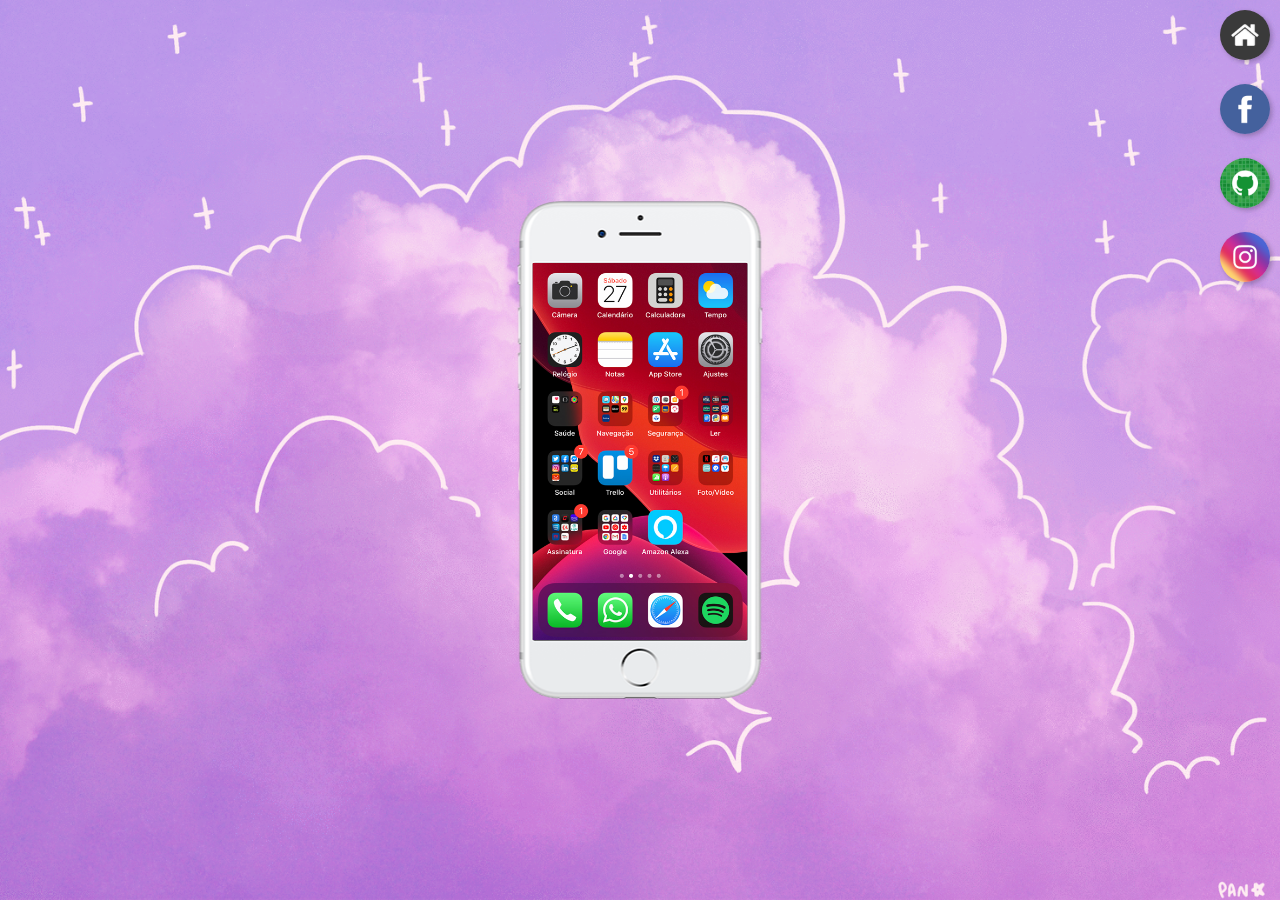
<file: index.html>
<!DOCTYPE html>
<html lang="en">
<head>
    <meta charset="UTF-8">
    <meta http-equiv="X-UA-Compatible" content="IE=edge">
    <meta name="viewport" content="width=device-width, initial-scale=1.0">
    <title>Projeto Redes sociais</title>
    <link rel="shortcut icon" href="favicon.ico" type="image/x-icon">
    <link rel="stylesheet" href="style/style.css">
</head>
<body>
    <main>
        <section id="telefone">
            <iframe src="paginas/home.html" name="tela" id="tela" frameborder="0"></iframe>
           
        </section>
        <section id="redes-sociais">
            <a href="paginas/home.html" target="tela"><img src="imagens/logo-home.jpg" alt=""></a>
            <a href="paginas/home-face.html" target="tela"><img src="imagens/logo-facebook.jpg" alt=""></a>
            <a href="paginas/home-git.html" target="tela"><img src="imagens/logo-github.jpg" alt=""></a>
            <a href="paginas/home-insta.html" target="tela"><img src="imagens/logo-instagram.jpg" alt=""></a>
            
        </section>
    </main>
</body>
</html>
</file>
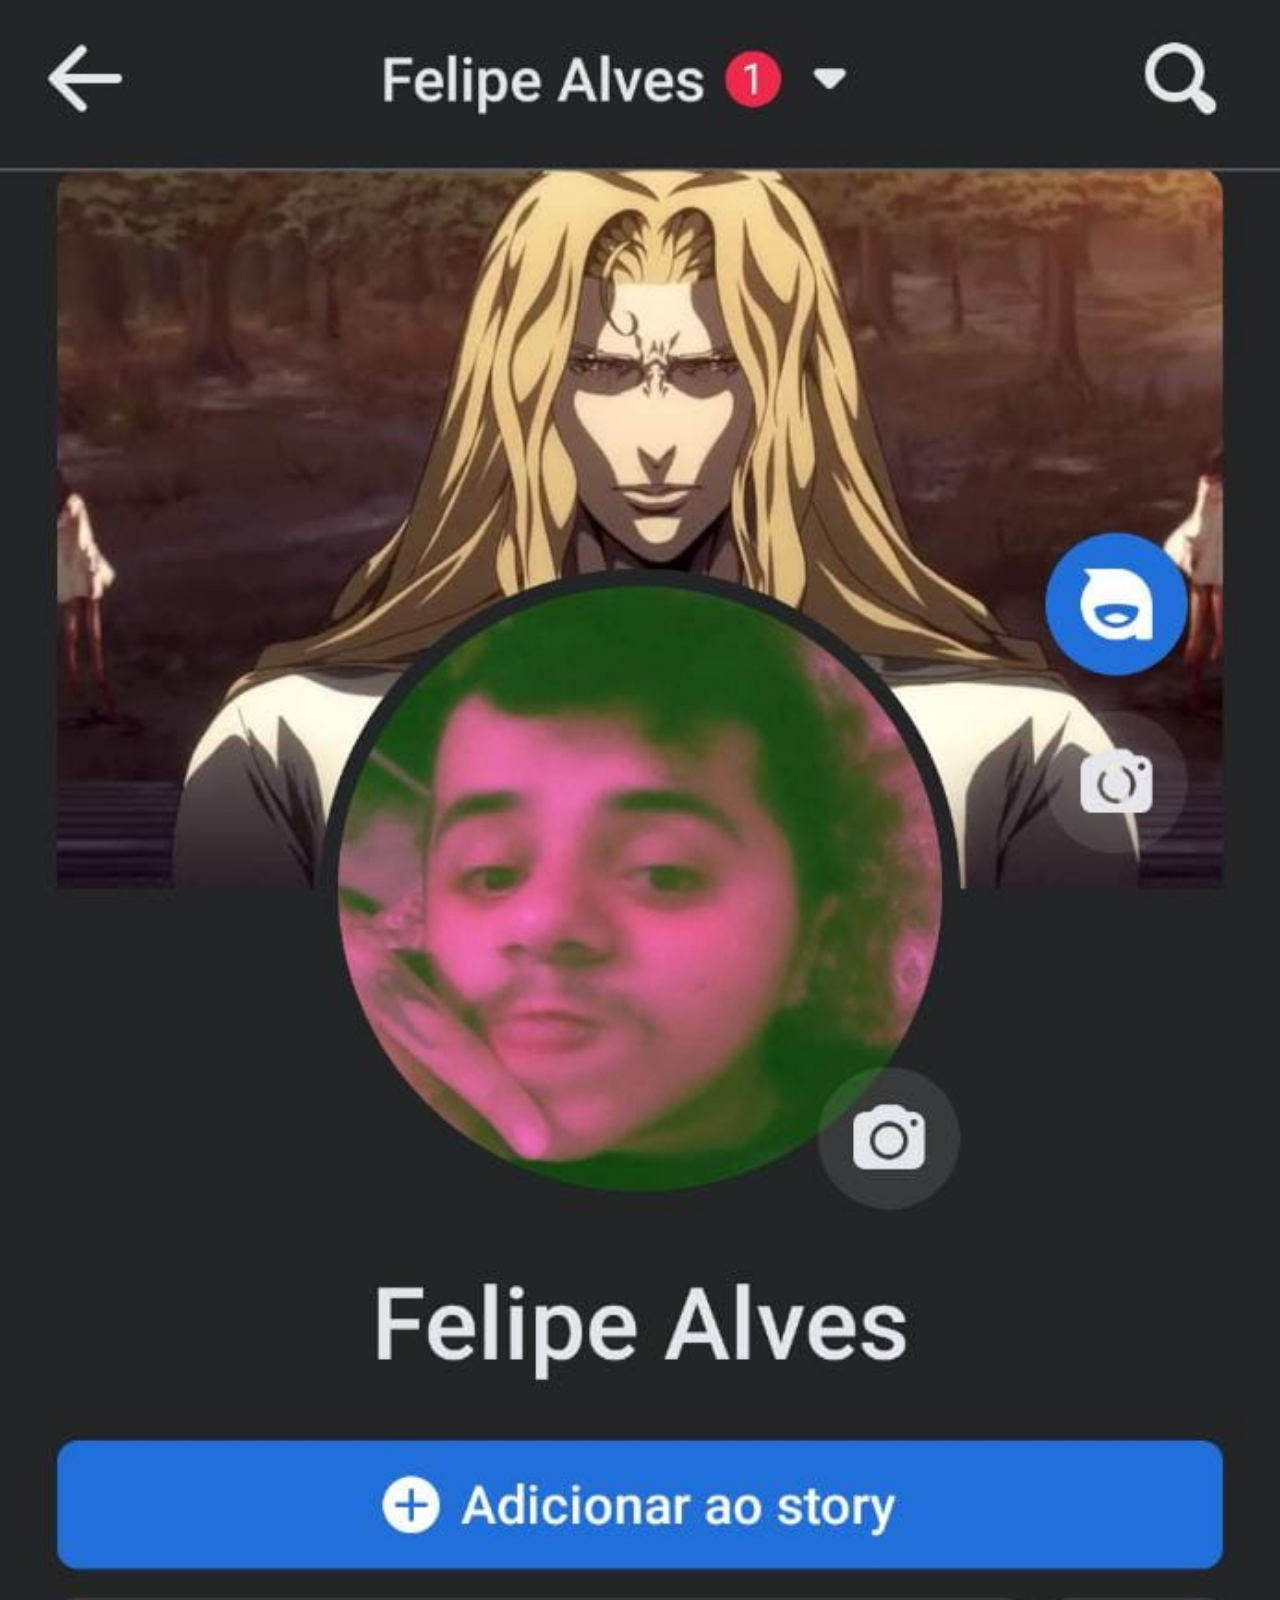
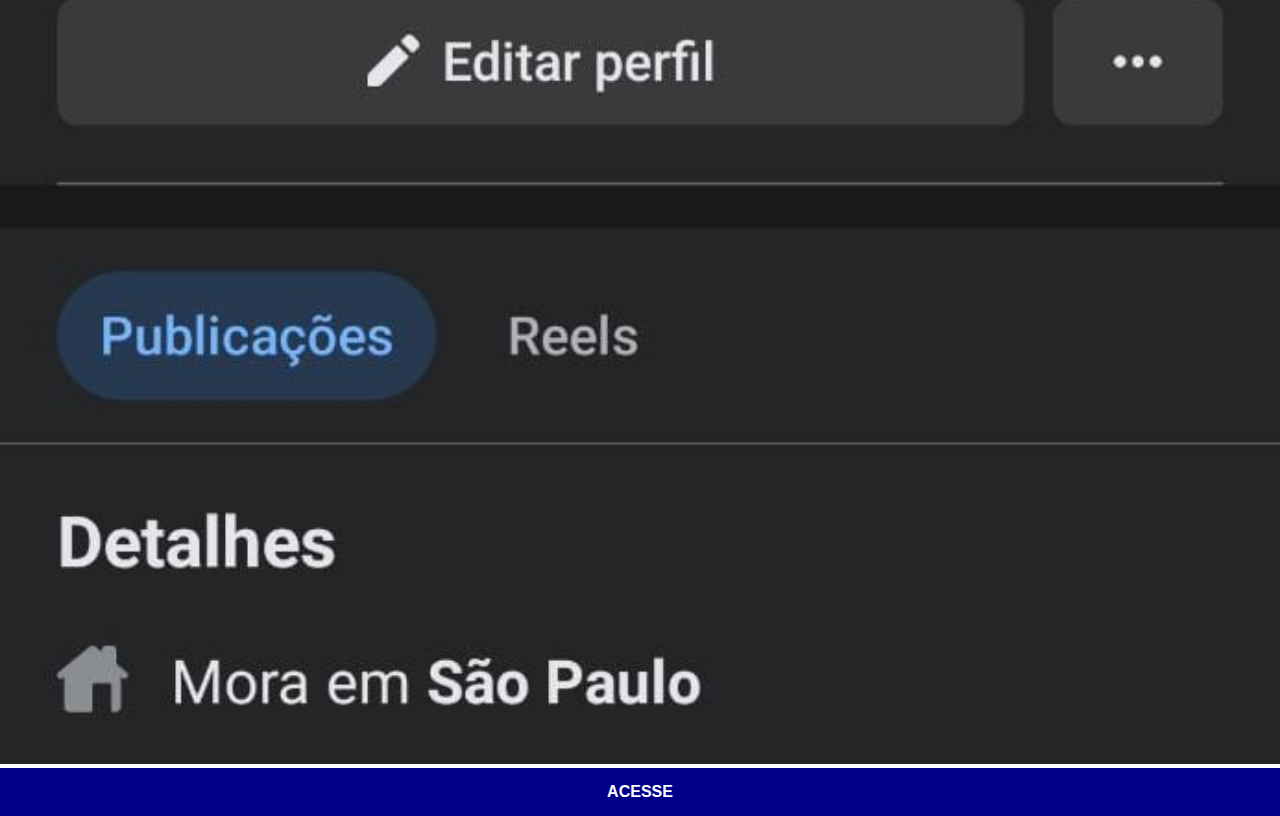
<file: paginas/home-face.html>
<!DOCTYPE html>
<html lang="en">
<head>
    <meta charset="UTF-8">
    <meta http-equiv="X-UA-Compatible" content="IE=edge">
    <meta name="viewport" content="width=device-width, initial-scale=1.0">
    <title>Document</title>
    <style>
        *{
        margin: 0%;
        padding: 0%;
        font-family: Arial, Helvetica, sans-serif;
    }
    img {
        width: 100vw;
    }
    a {
        display: block;
        background-color: darkblue;
        padding: 15px;
        text-align: center;
        font-weight: bolder;
        text-decoration: none;
        color: white;
    }
    ::-webkit-scrollbar {
        width: 0px;
        height: 0px;
    }
    a:hover{
        background-color: rgb(34, 34, 163);
    }
    </style>
</head>
<body>
    <img src="../imagens/home-face.jpeg" alt="">
    <a href="https://www.facebook.com/profile.php?id=100006159334730" target="_blank">ACESSE</a>
</body>
</html>
</file>
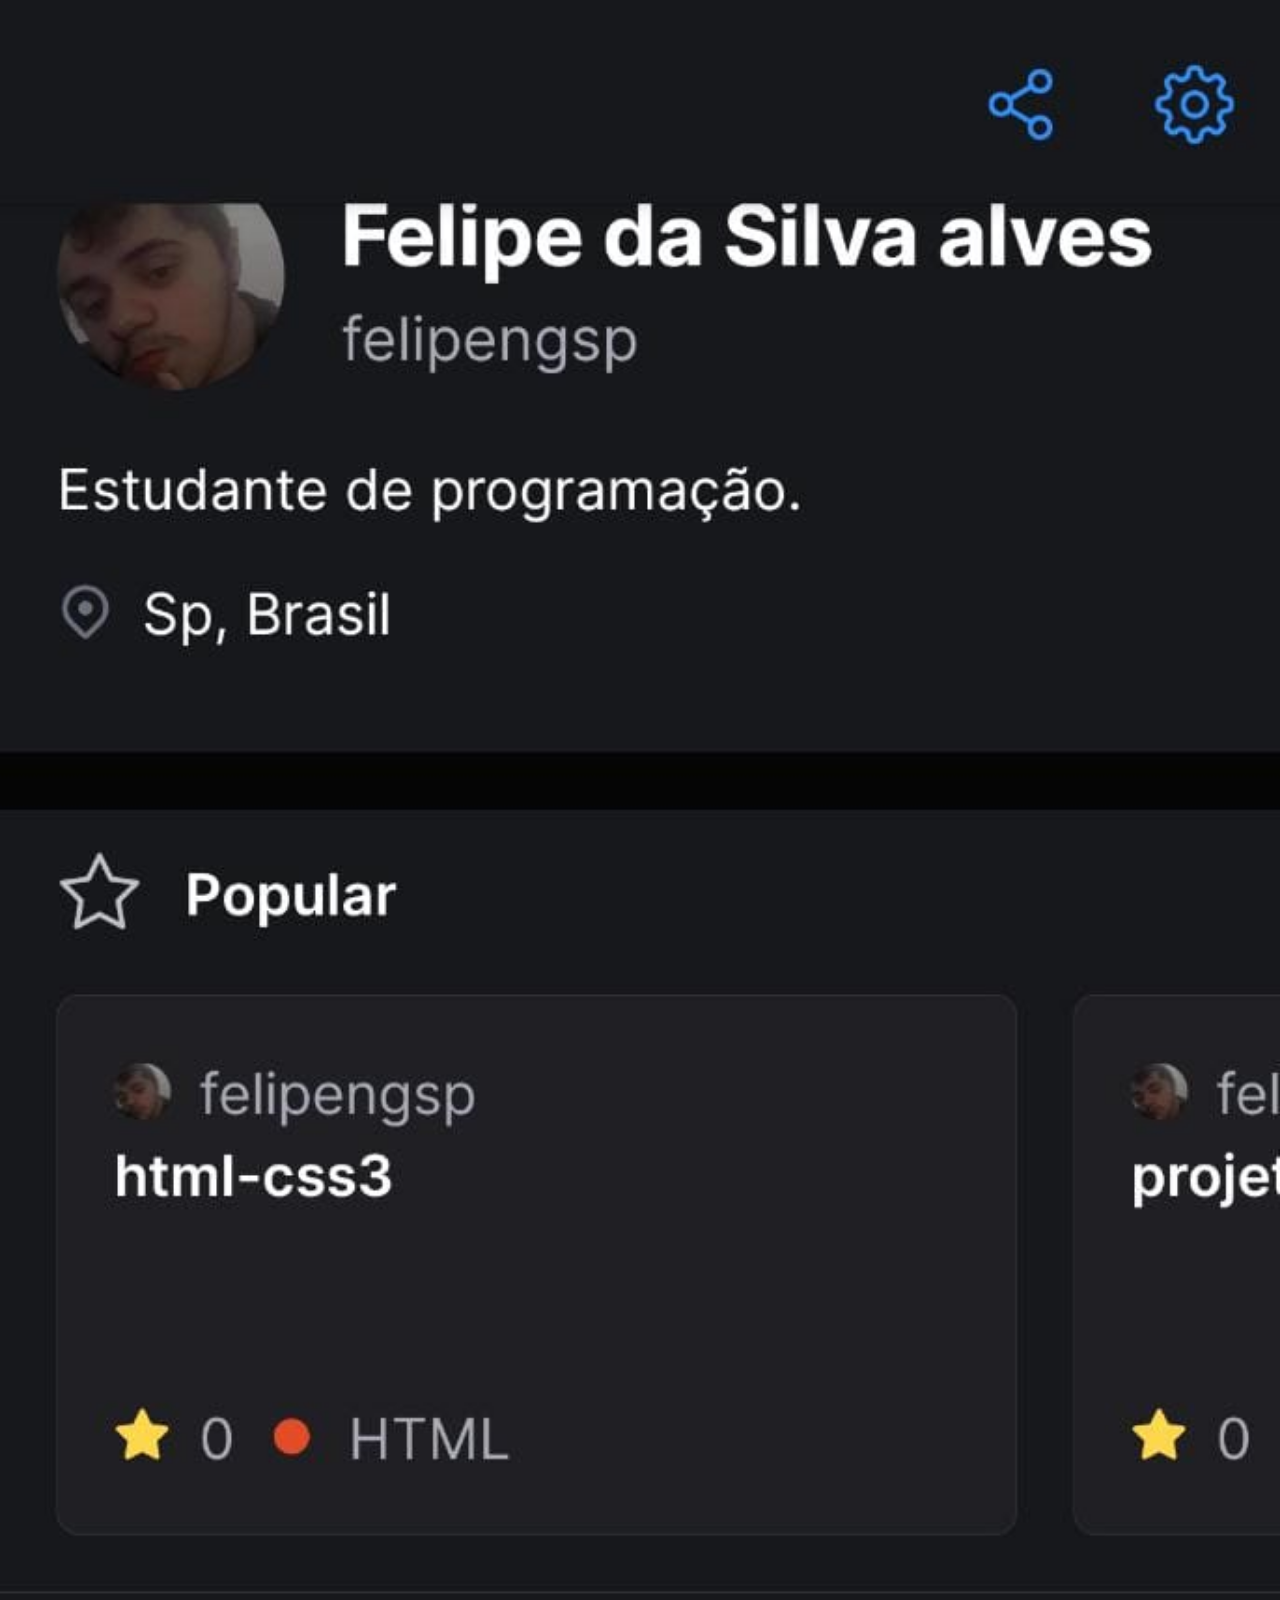
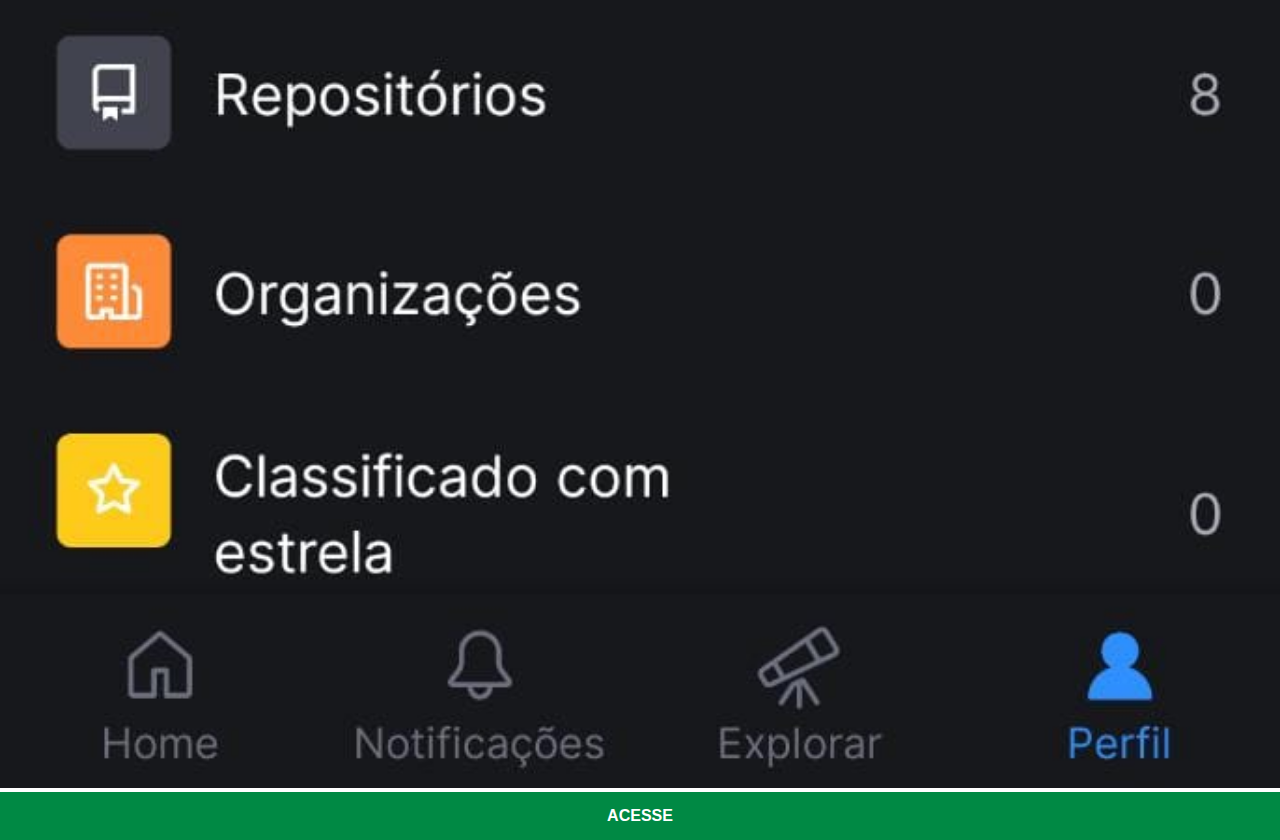
<file: paginas/home-git.html>
<!DOCTYPE html>
<html lang="en">
<head>
    <meta charset="UTF-8">
    <meta http-equiv="X-UA-Compatible" content="IE=edge">
    <meta name="viewport" content="width=device-width, initial-scale=1.0">
    <title>Document</title>
    <style>
        *{
        margin: 0%;
        padding: 0%;
        font-family: Arial, Helvetica, sans-serif;
    }
    img {
        width: 100vw;
    }
    a {
        display: block;
        background-color: rgb(0, 137, 68);
        padding: 15px;
        text-align: center;
        font-weight: bolder;
        text-decoration: none;
        color: white;
    }
    ::-webkit-scrollbar {
        width: 0px;
        height: 0px;
    }
    a:hover{
        background-color: rgb(26, 159, 73);
    }
    </style>
</head>
<body>
    <img src="../imagens/home-git.jpeg" alt="">
    <a href="https://github.com/felipengsp" target="_blank">ACESSE</a>
</body>
</html>
</file>
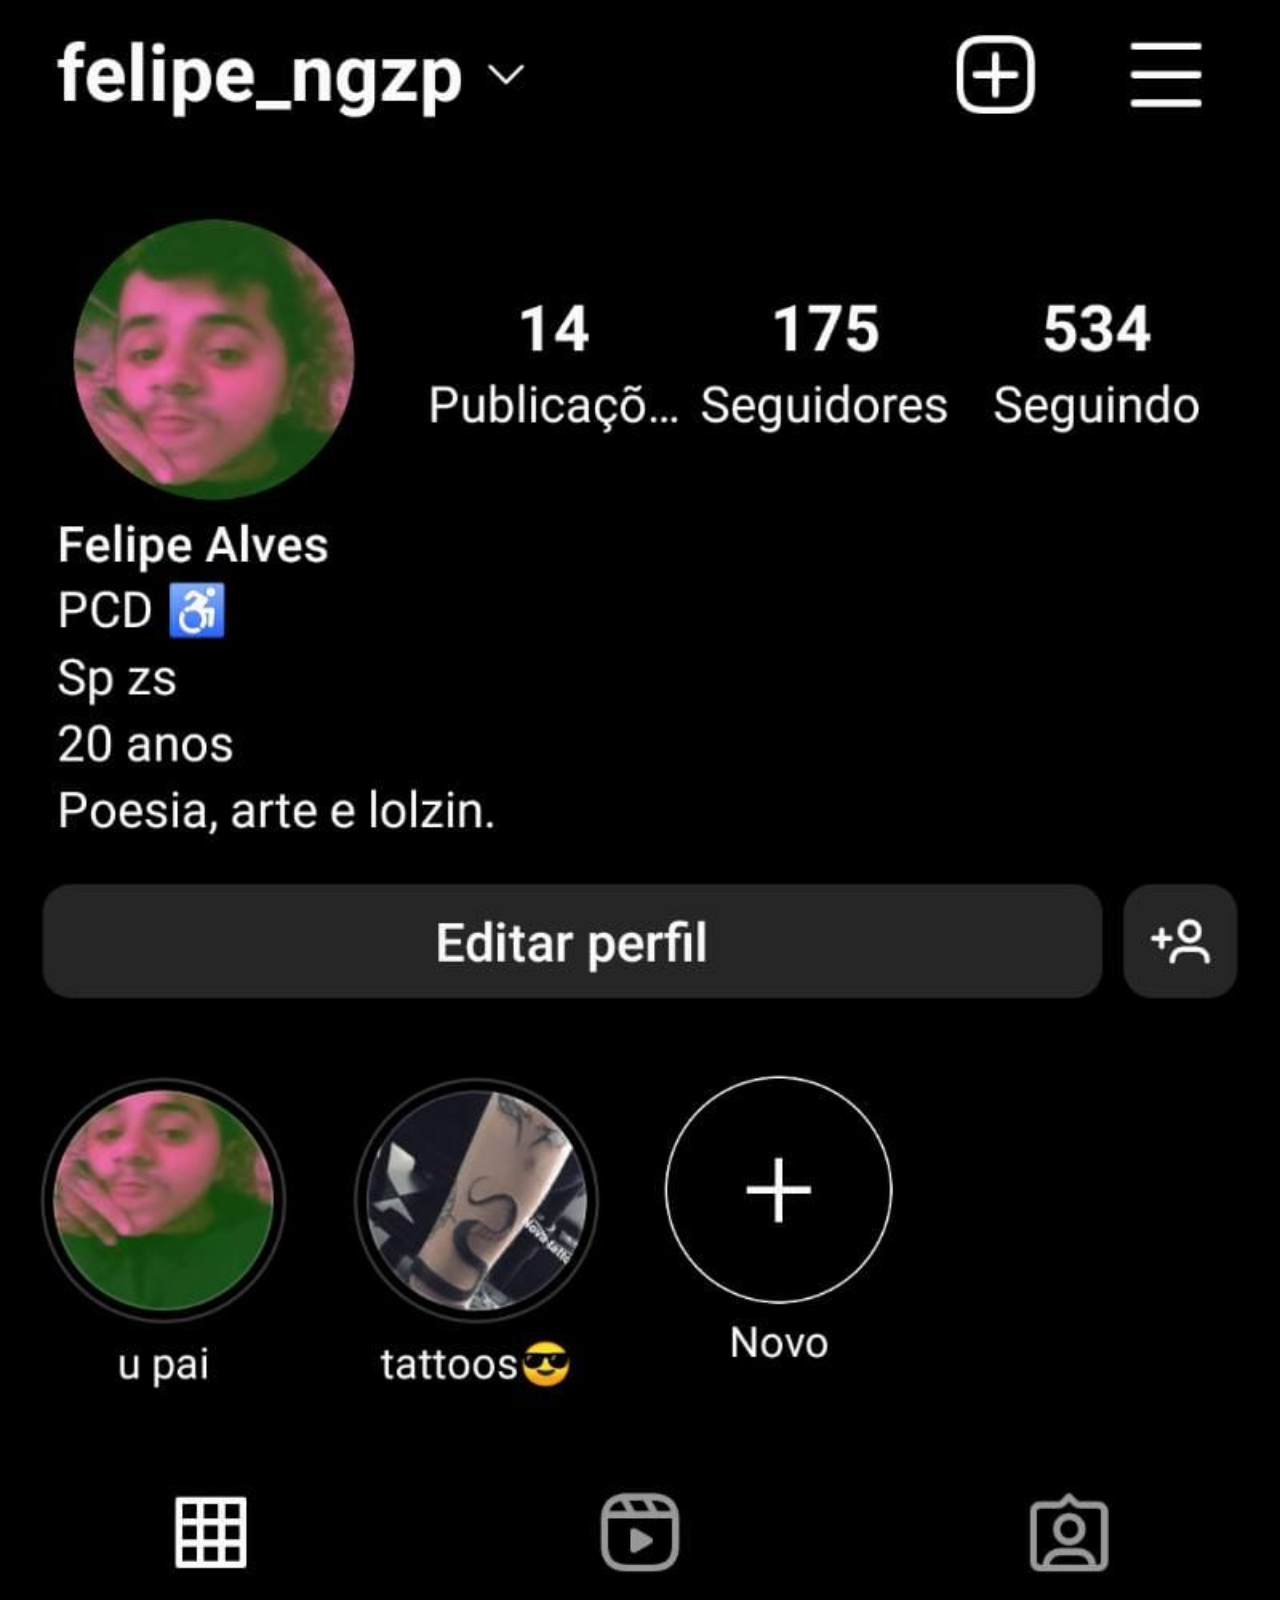
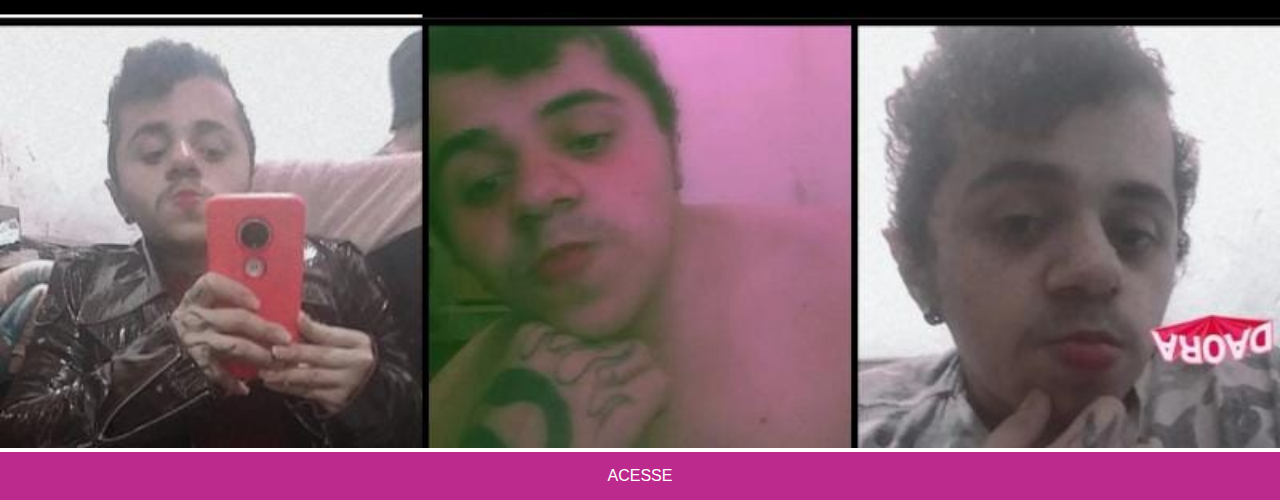
<file: paginas/home-insta.html>
<!DOCTYPE html>
<html lang="en">
<head>
    <meta charset="UTF-8">
    <meta http-equiv="X-UA-Compatible" content="IE=edge">
    <meta name="viewport" content="width=device-width, initial-scale=1.0">
    <title>Document</title>
    <style>
        *{
            margin: 0px;
            padding: 0px;
            font-family: Arial, Helvetica, sans-serif;
        }
        img {
            width: 100vw;
        }
        a {
            display: block;
            text-align: center;
            background-color: #bc2a8d;
            color: white;
            text-decoration: none;
            padding: 15px;

        }
        a:hover {
            background-color: #840cbb;
        }
        ::-webkit-scrollbar {
            width: 0px;
            height: 0px;
        }
    </style>
</head>
<body>
    <img src="../imagens/home-insta.jpeg" alt="">
    <a href="https://www.instagram.com/felipe_ngzp/" target="_blank">ACESSE</a>
</body>
</html>
</file>
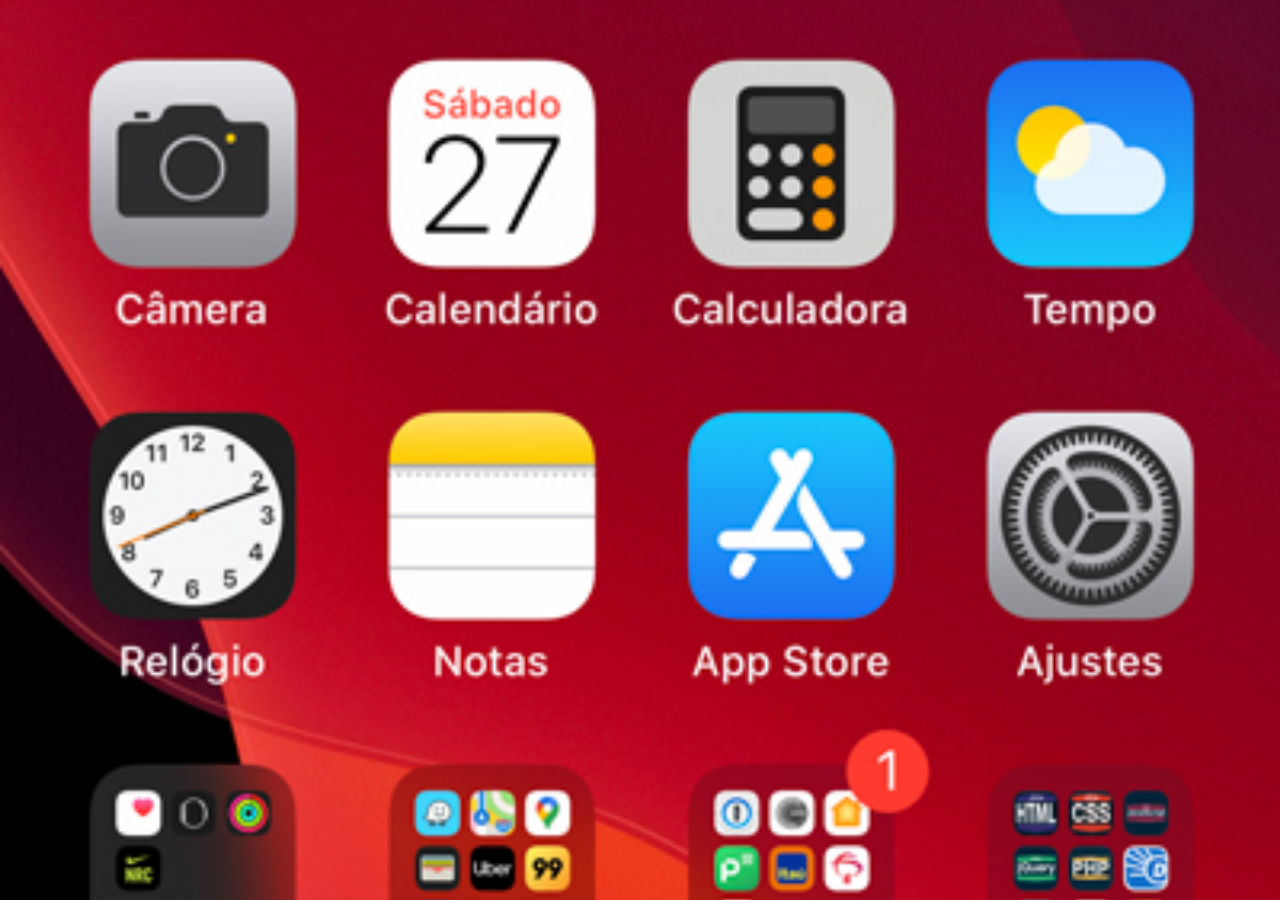
<file: paginas/home.html>
<!DOCTYPE html>
<html lang="en">
<head>
    <meta charset="UTF-8">
    <meta http-equiv="X-UA-Compatible" content="IE=edge">
    <meta name="viewport" content="width=device-width, initial-scale=1.0">
    <title>Document</title>
</head>
<style>
    *{
        margin: 0%;
        padding: 0%;
    }
    body {
        width: 100vw;
        height: 100vh;
        background: url("../imagens/tela-home.jpg") no-repeat top center;
        background-size: cover;
        /* comando cover serve para a imagem cobrir todo um espaço  */
    }
</style>
<body>
    
</body>
</html>
</file>
<file: style/style.css>
@charset "UTF-8";

* {
    margin: 0px;
    padding: 0px;
    font-family: Arial, Helvetica, sans-serif;
}
 
html, body {
    height: 100vh;
    width: 100vw;
    background-color: black;
    
}
body {
    background: url("../imagens/gifs-aesthetic-wallpaper-para-desktop-e-mobile-0.gif") no-repeat top center;
    /* centralização no background */
    background-size: cover;
}
main {
    height: 100vh;
    position: relative;
    
    

}
#telefone {
    height: 502px;
    width: 249px;
    position: absolute;
    top: 50%;
    left: 50%;
    transform: translate(-50%, -50%) ;
    background: url("../imagens/frame-iphone.png") no-repeat;
}
#tela {
    position: relative;
    top: 64px;
    left: 17px;
    height: 377px;
    width: 215px;

}
#facebook {position: relative;
    top: 64px;
    left: 17px;
    height: 377px;
    width: 215px;}
#redes-sociais {
    display: flex;
    float: right;
    flex-direction: column;
    
    
    
}

#redes-sociais img {
    width: 50px;
    border-radius: 50% 50%;/* para deixar qualquer icone redondo */
    margin: 10px;
    box-shadow: 2px 2px 5px rgba(0, 0, 0, 0.248);
    box-sizing: border-box;
    /* box-sizing é para fazer a bordar se tornar parte de um objeto que ainda virá com um evento */
    

}
#redes-sociais img:hover {
    transform: translate(-3px, -3px);
    transition: all 0.4s ease;
    box-shadow: 5px 5px 10px rgba(0, 0, 0, 0.45);
}
</file>
